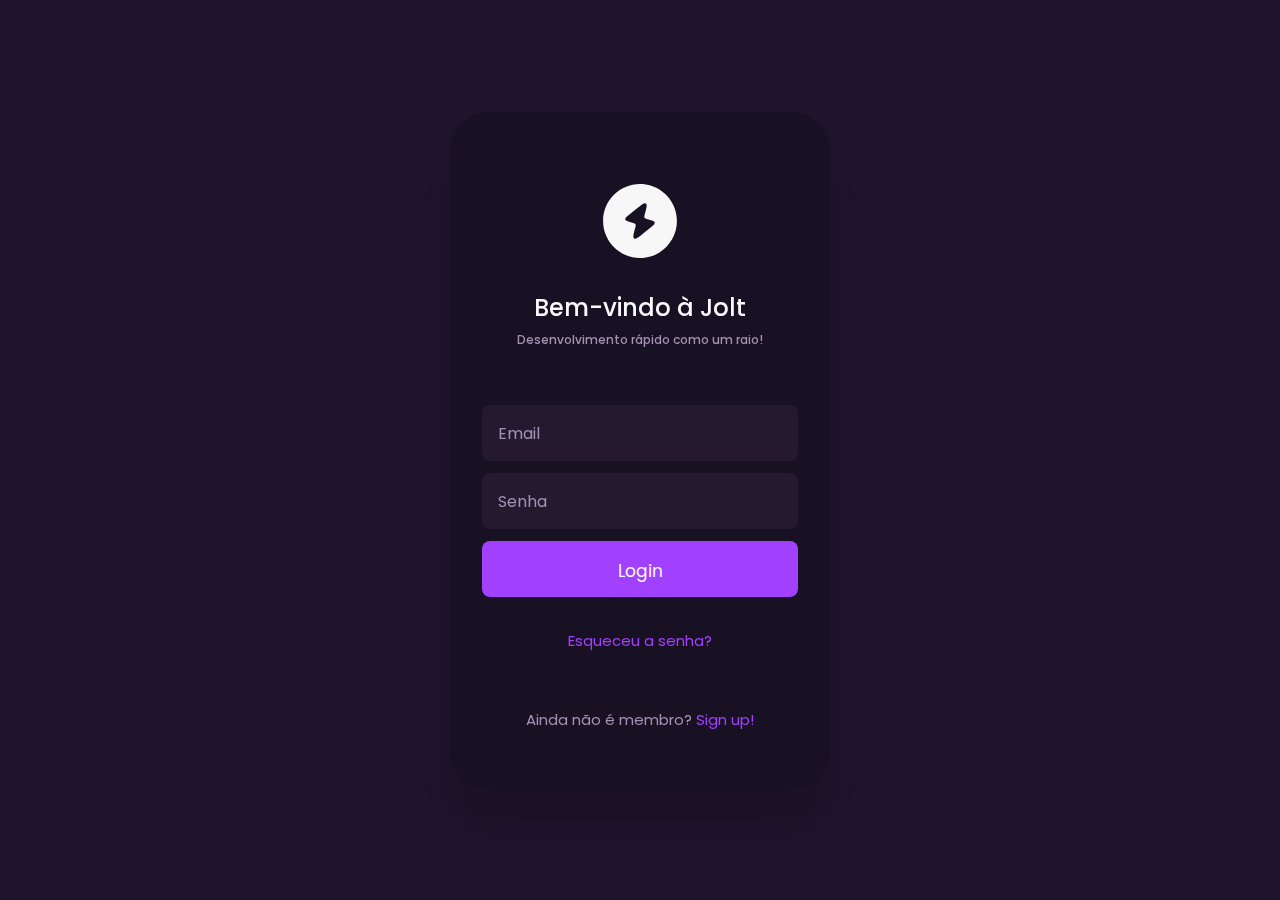
<file: login-1/index.html>
<!DOCTYPE html>
<html lang="en">
  <head>
    <meta charset="UTF-8" />
    <meta http-equiv="X-UA-Compatible" content="IE=edge" />
    <meta name="viewport" content="width=device-width, initial-scale=1.0" />
    <title>Animação Login</title>
    <link
      rel="stylesheet"
      href="https://cdnjs.cloudflare.com/ajax/libs/font-awesome/6.5.1/css/all.min.css"
      integrity="sha512-DTOQO9RWCH3ppGqcWaEA1BIZOC6xxalwEsw9c2QQeAIftl+Vegovlnee1c9QX4TctnWMn13TZye+giMm8e2LwA=="
      crossorigin="anonymous"
      referrerpolicy="no-referrer"
    />
    <link rel="preconnect" href="https://fonts.googleapis.com" />
    <link rel="preconnect" href="https://fonts.gstatic.com" crossorigin />
    <link
      href="https://fonts.googleapis.com/css2?family=Poppins:wght@400;500;600&display=swap"
      rel="stylesheet"
    />
    <link
      rel="stylesheet"
      href="https://fonts.googleapis.com/css2?family=Material+Symbols+Outlined:opsz,wght,FILL,GRAD@24,400,0,0"
    />
    <link rel="stylesheet" href="styles.css" />
  </head>
  <body>
    <div class="background">
      <svg
        version="1.1"
        xmlns="http://www.w3.org/2000/svg"
        xmlns:xlink="http://www.w3.org/1999/xlink"
        x="0px"
        y="0px"
        width="100%"
        height="100%"
        viewBox="0 0 1600 900"
      >
        <defs>
          <path
            id="wave"
            fill="rgba(120, 28, 207, 0.6)"
            d="M-363.852,502.589c0,0,236.988-41.997,505.475,0
      s371.981,38.998,575.971,0s293.985-39.278,505.474,5.859s493.475,48.368,716.963-4.995v560.106H-363.852V502.589z"
          />
        </defs>
        <g>
          <use xlink:href="#wave" opacity=".4">
            <animateTransform
              attributeName="transform"
              attributeType="XML"
              type="translate"
              dur="8s"
              calcMode="spline"
              values="270 230; -334 180; 270 230"
              keyTimes="0; .5; 1"
              keySplines="0.42, 0, 0.58, 1.0;0.42, 0, 0.58, 1.0"
              repeatCount="indefinite"
            />
          </use>
          <use xlink:href="#wave" opacity=".6">
            <animateTransform
              attributeName="transform"
              attributeType="XML"
              type="translate"
              dur="6s"
              calcMode="spline"
              values="-270 230;243 220;-270 230"
              keyTimes="0; .6; 1"
              keySplines="0.42, 0, 0.58, 1.0;0.42, 0, 0.58, 1.0"
              repeatCount="indefinite"
            />
          </use>
          <use xlink:href="#wave" opacty=".9">
            <animateTransform
              attributeName="transform"
              attributeType="XML"
              type="translate"
              dur="4s"
              calcMode="spline"
              values="0 230;-140 200;0 230"
              keyTimes="0; .4; 1"
              keySplines="0.42, 0, 0.58, 1.0;0.42, 0, 0.58, 1.0"
              repeatCount="indefinite"
            />
          </use>
        </g>
      </svg>
    </div>
    <div class="login">
      <img src="logo.svg" />
      <h2>Bem-vindo à Jolt</h2>
      <h3>Desenvolvimento rápido como um raio!
      </h3>
      <form class="form">
        <div class="textbox">
          <input required type="text" />
          <label>Email</label>
        </div>
        <div class="textbox">
          <input required type="password" />
          <label>Senha</label>
        </div>
        <button type="submit">
          <p>Login</p>
          <span class="material-symbols-outlined">arrow_forward</span>
        </button>
      </form>
      <a>Esqueceu a senha?</a>
      <p class="footer">Ainda não é membro? <a>Sign up!</a></p>
    </div>
  </body>
</html>
</file>
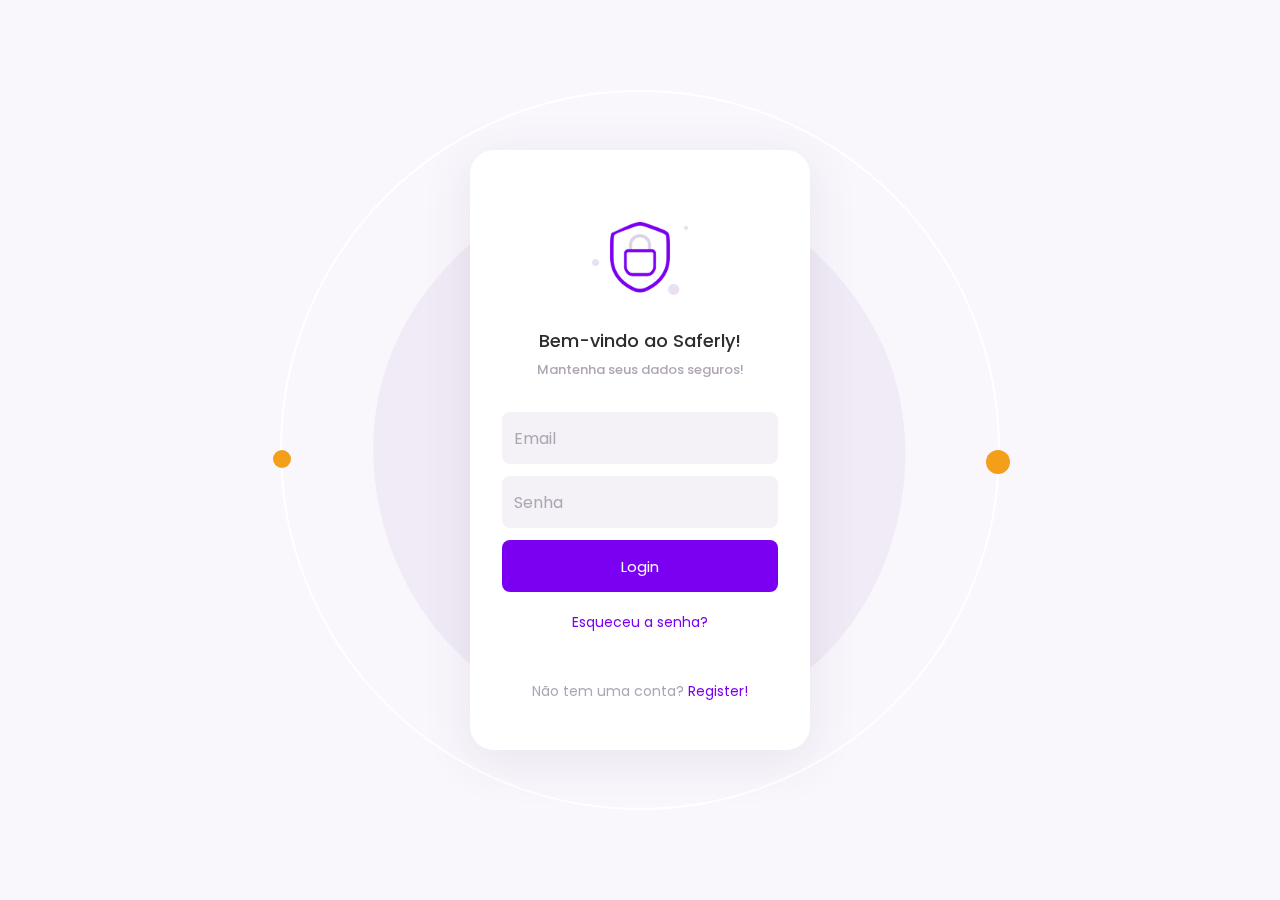
<file: login-2/index.html>
<!DOCTYPE html>
<html lang="en">
  <head>
    <meta charset="UTF-8" />
    <meta http-equiv="X-UA-Compatible" content="IE=edge" />
    <meta name="viewport" content="width=device-width, initial-scale=1.0" />
    <title>Cards</title>
    <link rel="stylesheet" href="styles.css" />
    <link rel="preconnect" href="https://fonts.googleapis.com" />
    <link rel="preconnect" href="https://fonts.gstatic.com" crossorigin />
    <link
      href="https://fonts.googleapis.com/css2?family=Poppins:wght@300;400;500&display=swap"
      rel="stylesheet"
    />
    <link
      rel="stylesheet"
      href="https://fonts.googleapis.com/css2?family=Material+Symbols+Outlined:opsz,wght,FILL,GRAD@24,400,0,0"
    />
  </head>
  <body>
    <img src="blob.svg" class="blob" />
    <div class="orbit"></div>
    <div class="login">
      <img src="logo.png" />
      <h2>Bem-vindo ao Saferly!</h2>
      <h3>Mantenha seus dados seguros!</h3>
      <form class="form">
        <div class="textbox">
          <input required type="text" />
          <label>Email</label>
        </div>
        <div class="textbox">
          <input required type="password" />
          <label>Senha</label>
        </div>
        <button type="submit">Login</button>
      </form>
      <a>Esqueceu a senha?</a>
      <p class="footer">Não tem uma conta? <a>Register!</a></p>
    </div>
  </body>
</html>
</file>
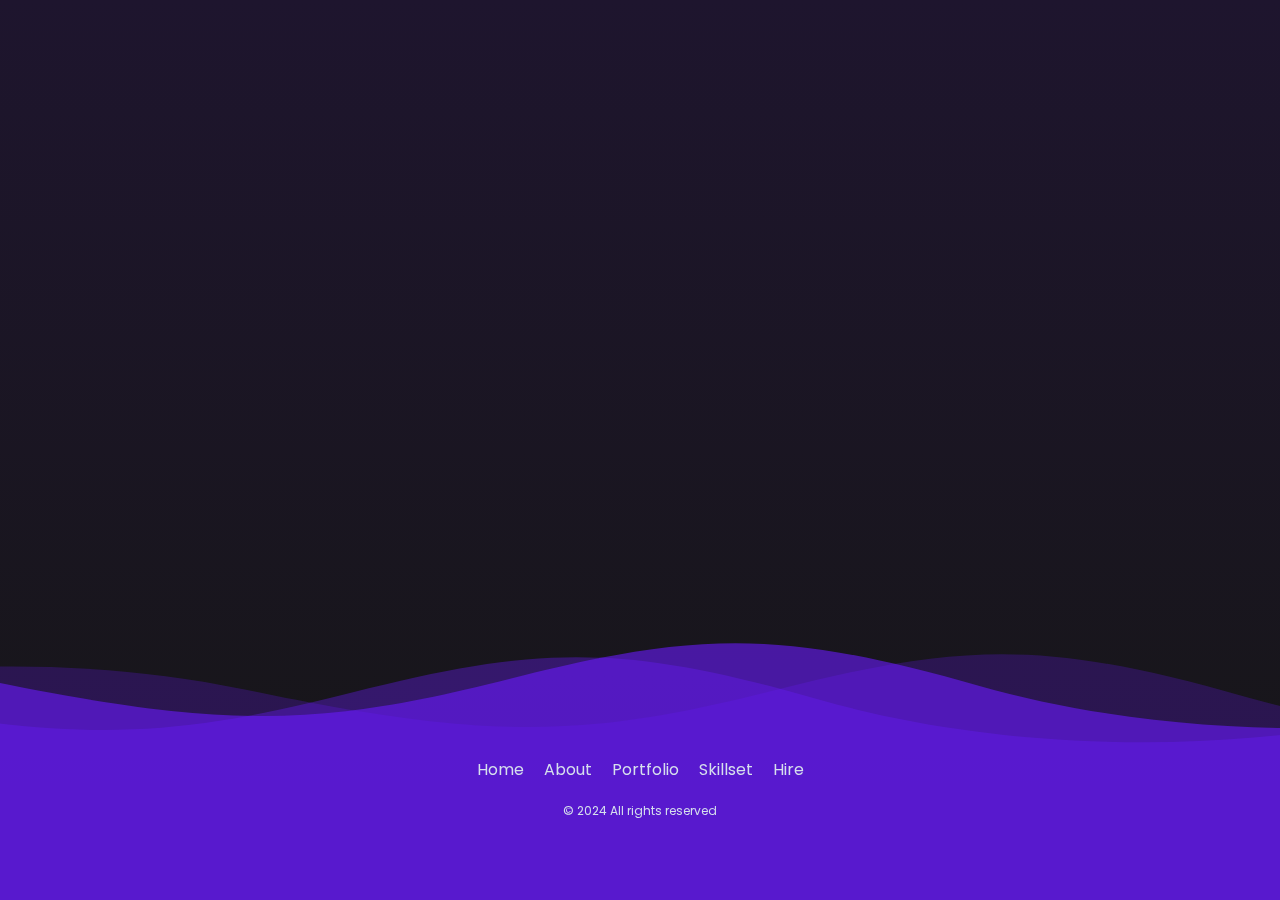
<file: footers/footer-01/index.html>
<!DOCTYPE html>
<html lang="en">
  <head>
    <meta charset="UTF-8" />
    <meta http-equiv="X-UA-Compatible" content="IE=edge" />
    <meta name="viewport" content="width=device-width, initial-scale=1.0" />
    <title>Animation 1</title>
    <link
      rel="stylesheet"
      href="https://cdnjs.cloudflare.com/ajax/libs/font-awesome/6.5.1/css/all.min.css"
      integrity="sha512-DTOQO9RWCH3ppGqcWaEA1BIZOC6xxalwEsw9c2QQeAIftl+Vegovlnee1c9QX4TctnWMn13TZye+giMm8e2LwA=="
      crossorigin="anonymous"
      referrerpolicy="no-referrer"
    />
    <link rel="preconnect" href="https://fonts.googleapis.com" />
    <link rel="preconnect" href="https://fonts.gstatic.com" crossorigin />
    <link
      href="https://fonts.googleapis.com/css2?family=Poppins:wght@400;500;600&display=swap"
      rel="stylesheet"
    />
    <link rel="stylesheet" href="styles.css" />
  </head>
  <body>
    <footer>
      <div class="background">
        <svg
          version="1.1"
          xmlns="http://www.w3.org/2000/svg"
          xmlns:xlink="http://www.w3.org/1999/xlink"
          x="0px"
          y="0px"
          width="100%"
          height="100%"
          viewBox="0 0 1600 900"
        >
          <defs>
            <path
              id="wave"
              fill="rgba(105, 27, 252, 0.6)"
              d="M-363.852,502.589c0,0,236.988-41.997,505.475,0
      s371.981,38.998,575.971,0s293.985-39.278,505.474,5.859s493.475,48.368,716.963-4.995v560.106H-363.852V502.589z"
            />
          </defs>
          <g>
            <use xlink:href="#wave" opacity=".4">
              <animateTransform
                attributeName="transform"
                attributeType="XML"
                type="translate"
                dur="8s"
                calcMode="spline"
                values="270 230; -334 180; 270 230"
                keyTimes="0; .5; 1"
                keySplines="0.42, 0, 0.58, 1.0;0.42, 0, 0.58, 1.0"
                repeatCount="indefinite"
              />
            </use>
            <use xlink:href="#wave" opacity=".6">
              <animateTransform
                attributeName="transform"
                attributeType="XML"
                type="translate"
                dur="6s"
                calcMode="spline"
                values="-270 230;243 220;-270 230"
                keyTimes="0; .6; 1"
                keySplines="0.42, 0, 0.58, 1.0;0.42, 0, 0.58, 1.0"
                repeatCount="indefinite"
              />
            </use>
            <use xlink:href="#wave" opacty=".9">
              <animateTransform
                attributeName="transform"
                attributeType="XML"
                type="translate"
                dur="4s"
                calcMode="spline"
                values="0 230;-140 200;0 230"
                keyTimes="0; .4; 1"
                keySplines="0.42, 0, 0.58, 1.0;0.42, 0, 0.58, 1.0"
                repeatCount="indefinite"
              />
            </use>
          </g>
        </svg>
      </div>
      <section>
        <ul class="socials">
          <li><a class="fa-brands fa-x-twitter"></a></li>
          <li><a class="fa-brands fa-facebook"></a></li>
          <li><a class="fa-brands fa-linkedin"></a></li>
        </ul>
        <ul class="links">
          <li><a>Home</a></li>
          <li><a>About</a></li>
          <li><a>Portfolio</a></li>
          <li><a>Skillset</a></li>
          <li><a>Hire</a></li>
        </ul>
        <p class="legal">© 2024 All rights reserved</p>
      </section>
    </footer>
  </body>
</html>
</file>
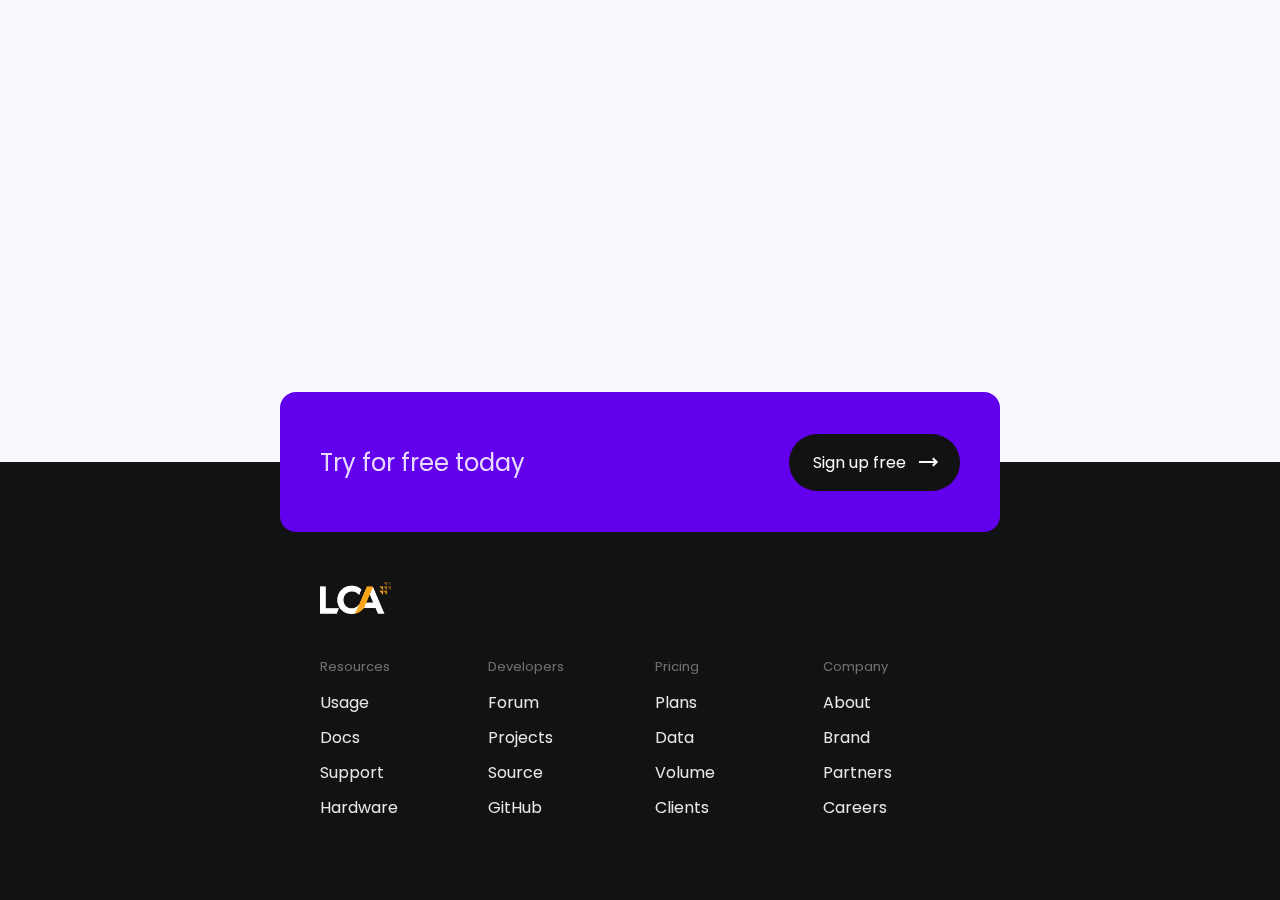
<file: footers/footer-02/index.html>
<!DOCTYPE html>
<html lang="en">
  <head>
    <meta charset="UTF-8" />
    <meta name="viewport" content="width=device-width, initial-scale=1.0" />
    <title>Footers</title>
    <link
      rel="stylesheet"
      href="https://cdnjs.cloudflare.com/ajax/libs/font-awesome/6.4.0/css/all.min.css"
      integrity="sha512-iecdLmaskl7CVkqkXNQ/ZH/XLlvWZOJyj7Yy7tcenmpD1ypASozpmT/E0iPtmFIB46ZmdtAc9eNBvH0H/ZpiBw=="
      crossorigin="anonymous"
      referrerpolicy="no-referrer"
    />
    <link rel="preconnect" href="https://fonts.googleapis.com" />
    <link rel="preconnect" href="https://fonts.gstatic.com" crossorigin />
    <link
      href="https://fonts.googleapis.com/css2?family=Poppins:wght@400;500;600&display=swap"
      rel="stylesheet"
    />
    <link
      rel="stylesheet"
      href="https://fonts.googleapis.com/css2?family=Material+Symbols+Outlined:opsz,wght,FILL,GRAD@24,400,0,0"
    />
    <link rel="stylesheet" href="styles.css" />
  </head>
  <body>
    <footer>
      <div class="container">
        <article>
          <h2>Try for free today</h2>
          <button>
            <p>Sign up free</p>
            <span class="material-symbols-outlined"> trending_flat </span>
          </button>
        </article>
        <section>
          <img src="lca.png" />
          <div class="socials">
            <a class="fa-brands fa-instagram"></a>
            <a class="fa-brands fa-tiktok"></a>
            <a class="fa-brands fa-linkedin"></a>
            <a class="fa-brands fa-twitter"></a>
            <a class="fa-brands fa-pinterest"></a>
          </div>
          <ul>
            <li>
              <h3>Resources</h3>
              <a>Usage</a>
              <a>Docs</a>
              <a>Support</a>
              <a>Hardware</a>
            </li>
            <li>
              <h3>Developers</h3>
              <a>Forum</a>
              <a>Projects</a>
              <a>Source</a>
              <a>GitHub</a>
            </li>
            <li>
              <h3>Pricing</h3>
              <a>Plans</a>
              <a>Data</a>
              <a>Volume</a>
              <a>Clients</a>
            </li>
            <li>
              <h3>Company</h3>
              <a>About</a>
              <a>Brand</a>
              <a>Partners</a>
              <a>Careers</a>
            </li>
          </ul>
        </section>
      </div>
    </footer>
  </body>
</html>
</file>
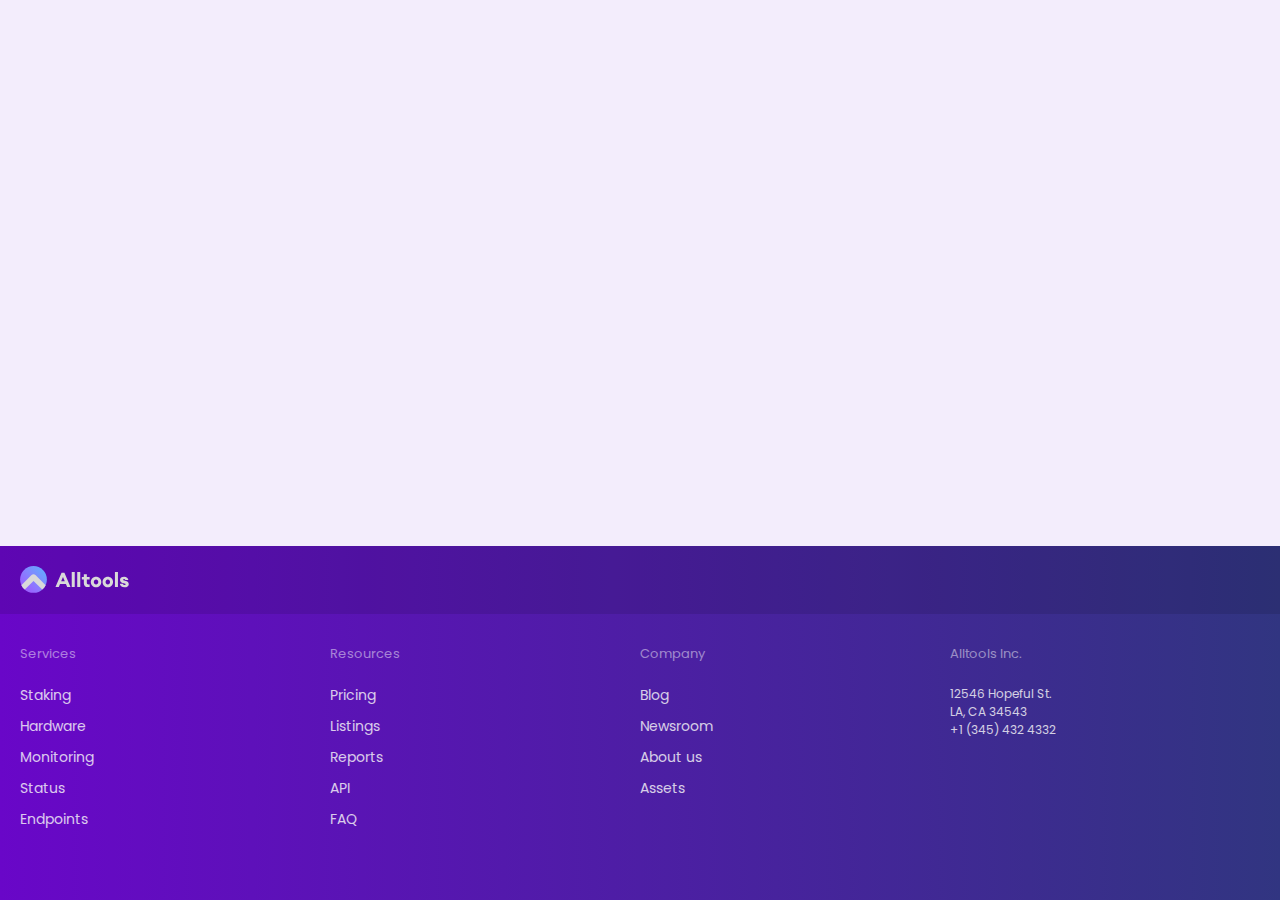
<file: footers/footer-03/index.html>
<!DOCTYPE html>
<html lang="en">
  <head>
    <meta charset="UTF-8" />
    <meta name="viewport" content="width=device-width, initial-scale=1.0" />
    <title>Footers</title>
    <link
      rel="stylesheet"
      href="https://cdnjs.cloudflare.com/ajax/libs/font-awesome/6.6.0/css/all.min.css"
      integrity="sha512-Kc323vGBEqzTmouAECnVceyQqyqdsSiqLQISBL29aUW4U/M7pSPA/gEUZQqv1cwx4OnYxTxve5UMg5GT6L4JJg=="
      crossorigin="anonymous"
      referrerpolicy="no-referrer"
    />
    <link rel="preconnect" href="https://fonts.googleapis.com" />
    <link rel="preconnect" href="https://fonts.gstatic.com" crossorigin />
    <link
      href="https://fonts.googleapis.com/css2?family=Poppins:wght@400;500;600&display=swap"
      rel="stylesheet"
    />
    <link
      rel="stylesheet"
      href="https://fonts.googleapis.com/css2?family=Material+Symbols+Outlined:opsz,wght,FILL,GRAD@24,400,0,0"
    />
    <link rel="stylesheet" href="styles.css" />
  </head>
  <body>
    <footer>
      <img class="logo" src="logo.svg" />
      <div class="socials">
        <a class="fa-brands fa-x-twitter"></a>
        <a class="fa-brands fa-discord"></a>
        <a class="fa-brands fa-telegram"></a>
        <a class="fa-brands fa-linkedin"></a>
        <a class="fa-brands fa-facebook"></a>
      </div>
      <div class="links">
        <ul>
          <li>
            <h2>Services</h2>
          </li>
          <li>
            <a>Staking</a>
          </li>
          <li>
            <a>Hardware</a>
          </li>
          <li>
            <a>Monitoring</a>
          </li>
          <li>
            <a>Status</a>
          </li>
          <li>
            <a>Endpoints</a>
          </li>
        </ul>
        <ul>
          <li>
            <h2>Resources</h2>
          </li>
          <li>
            <a>Pricing</a>
          </li>
          <li>
            <a>Listings</a>
          </li>
          <li>
            <a>Reports</a>
          </li>
          <li>
            <a>API</a>
          </li>
          <li>
            <a>FAQ</a>
          </li>
        </ul>
        <ul>
          <li>
            <h2>Company</h2>
          </li>
          <li>
            <a>Blog</a>
          </li>
          <li>
            <a>Newsroom</a>
          </li>
          <li>
            <a>About us</a>
          </li>
          <li>
            <a>Assets</a>
          </li>
        </ul>
        <ul>
          <li>
            <h2>Alltools Inc.</h2>
          </li>
          <li>
            <address>
              12546 Hopeful St.<br />
              LA, CA 34543<br />
              +1 (345) 432 4332
            </address>
          </li>
        </ul>
      </div>
    </footer>
  </body>
</html>
</file>
<file: login-1/styles.css>
body {
  display: grid;
  place-items: center;
  margin: 0;
  height: 100vh;
  background: #1e142c;
  font-family: "Euclid Circular A", "Poppins";
  color: #f9f8fa;
  overflow: hidden;
}

* {
  box-sizing: border-box;
}

:root {
  --color-primary: #a240ff;
  --color-muted: #a392b3;
}

.background {
  position: fixed;
  z-index: -1;
  top: 70%;
  left: 50%;
  right: 0;
  bottom: -70vh;
  translate: -50% 0;
  width: 150vw;
}

svg {
  position: absolute;
  top: 0;
  left: 0;
  width: 100%;
  height: 100%;
  transform: scaleY(3) scaleX(2.25);
  transform-origin: bottom;
  box-sizing: border-box;
  display: block;
  pointer-events: none;
}

.login {
  position: relative;
  z-index: 2;
  background: rgb(6 5 7 / 25%);
  backdrop-filter: blur(38px);
  box-shadow: 0 40px 30px rgb(0 0 0 / 10%);
  border-radius: 40px;
  padding: 72px 32px 58px;
  width: 380px;
  display: flex;
  flex-direction: column;
  align-items: center;
  justify-content: center;
  text-align: center;
}

.login img {
  width: 74px;
  margin: 0 0 32px;
}

.login :is(h2, h3) {
  font-weight: 500;
}

.login h2 {
  font-size: 24px;
  margin: 0 0 6px;
}

.login h3 {
  color: var(--color-muted);
  font-size: 12px;
  margin: 0 0 56px;
}

.login form {
  display: grid;
  gap: 12px;
  width: 100%;
  margin: 0 0 32px;
}

.login :is(input, button) {
  height: 56px;
  font-family: inherit;
  font-size: 16px;
  padding: 0 16px;
  border: 0;
  border-radius: 8px;
}

.login .textbox {
  position: relative;
}

label,
input {
  transition: 0.3s;
}

.textbox label {
  position: absolute;
  top: 50%;
  left: 16px;
  translate: 0 -50%;
  transform-origin: 0 50%;
  pointer-events: none;
  color: var(--color-muted);
}

.textbox input {
  width: 100%;
  padding-top: 10px;
  background: #251930;
  outline: none;
  color: inherit;
  box-shadow: 0 0 0 2px transparent;
}

.textbox input:focus {
  box-shadow: 0 0 0 2px var(--color-primary);
}

.textbox input:is(:focus, :not(:invalid)) ~ label {
  scale: 0.725;
  translate: 0 -112%;
}

.login button {
  position: relative;
  color: #f9f9f9;
  font-size: 17px;
  background: var(--color-primary);
  cursor: pointer;
}

.login :is(button span, button p) {
  transition: 0.3s;
}

.login button span {
  position: absolute;
  top: 52%;
  left: 50%;
  translate: 10px -50%;
  opacity: 0;
  font-size: 22px;
}

.login button:hover p {
  translate: -10px 0;
}

.login button:hover span {
  opacity: 1;
  translate: 20px -50%;
}

.login a {
  font-size: 15px;
  color: var(--color-primary);
}

.login > p {
  margin: 56px 0 0;
  font-size: 15px;
  color: var(--color-muted);
}
</file>
<file: login-2/styles.css>
* {
  box-sizing: border-box;
}

:root {
  --color-primary: #7b00f1;
  --color-muted: #ada5b4;
}

body {
  display: flex;
  align-items: center;
  justify-content: center;
  margin: 0;
  height: 100vh;
  background: #f9f6fc;
  color: #2e2c2f;
  font-family: "Euclid Circular A", "Poppins";
}

.blob,
.orbit {
  position: fixed;
  z-index: 1;
  top: 50%;
  left: 50%;
  translate: -50% -50%;
}

.blob {
  width: 85vw;
  max-width: 550px;

  aspect-ratio: 1 / 1;
}

@keyframes spin {
  100% {
    rotate: 1turn;
  }
}

.orbit {
  width: 95vw;
  max-width: 720px;
  aspect-ratio: 1 / 1;
  border: 2px solid #ffffff;
  border-radius: 50%;
  animation: spin 50s infinite linear;
}

.orbit::before,
.orbit::after {
  content: "";
  position: absolute;
  width: 24px;
  aspect-ratio: 1 / 1;
  border-radius: inherit;
  background: #f39f1a;
}

.orbit::before {
  top: 50%;
  width: 18px;
  left: -9px;
}

.orbit::after {
  top: 50%;
  right: -12px;
}

.login {
  position: relative;
  z-index: 2;
  background: #ffffff;
  border-radius: 24px;
  padding: 72px 32px 48px;
  width: 340px;
  display: flex;
  flex-direction: column;
  align-items: center;
  justify-content: center;
  text-align: center;
  box-shadow: 0 10px 50px rgb(96 68 121 / 10%);
}

.login img {
  width: 96px;
  margin: 0 0 32px;
}

.login :is(h2, h3) {
  font-weight: 500;
}

.login h2 {
  font-size: 18px;
  margin: 0 0 6px;
}

.login h3 {
  color: var(--color-muted);
  font-size: 13px;
  margin: 0 0 32px;
}

.login form {
  display: grid;
  gap: 12px;
  width: 100%;
  margin: 0 0 20px;
}

.login :is(input, button) {
  height: 52px;
  font-family: inherit;
  font-size: 15px;
  padding: 0 12px;
  border: 0;
  border-radius: 8px;
}

.login .textbox {
  position: relative;
}

label,
input {
  transition: 0.3s;
}

.textbox label {
  position: absolute;
  top: 50%;
  left: 12px;
  translate: 0 -50%;
  transform-origin: 0 50%;
  pointer-events: none;
  color: var(--color-muted);
}

.textbox input {
  width: 100%;
  padding-top: 10px;
  background: #f4f1f7;
  outline: none;
  color: inherit;
  box-shadow: 0 0 0 2px transparent;
}

.textbox input:focus {
  box-shadow: 0 0 0 2px var(--color-primary);
}

.textbox input:is(:focus, :not(:invalid)) ~ label {
  scale: 0.725;
  translate: 0 -112%;
}

.login button {
  color: #f9f9f9;
  background: var(--color-primary);
}

.login a {
  font-size: 14px;
  color: var(--color-primary);
}

.login p {
  margin: 48px 0 0;
  font-size: 14px;
  color: var(--color-muted);
}
</file>
<file: footers/footer-01/styles.css>
body {
  margin: 0;
  background: linear-gradient(#1e152e, #161616);
  font-family: "Euclid Circular A", "Poppins";
  color: #d6dfed;
}

html,
body {
  height: 100%;
}

.background {
  position: absolute;
  z-index: -1;
  top: 0;
  left: 0;
  right: 0;
  bottom: 0;
}

ul {
  display: flex;
  list-style: none;
  padding: 0;
  margin: 0;
}

.socials {
  gap: 20px;
}

.socials a {
  font-size: 24px;
}

.links {
  gap: 10px;
}

.legal {
  font-size: 12px;
  margin: 0;
}

svg {
  position: absolute;
  top: 0;
  left: 0;
  width: 100%;
  height: 100%;
  transform: scaleY(3) scaleX(2.25);
  transform-origin: bottom;
  box-sizing: border-box;
  display: block;
  pointer-events: none;
}

footer {
  position: fixed;
  left: 0;
  bottom: 0;
  display: flex;
  width: 100%;
  height: 370px;
}

section {
  display: flex;
  flex-direction: column;
  justify-content: flex-end;
  gap: 30px;
  padding-bottom: 80px;
  padding-left: 60px;
  width: 100%;
}

@media (width > 420px) {
  section {
    align-items: center;
    padding-left: 0;
    gap: 20px;
  }

  .links {
    gap: 20px;
  }
}
</file>
<file: footers/footer-02/styles.css>
body {
  background: #faf7ff;
  font-family: "Euclid Circular A", "Poppins";
}

* {
  box-sizing: border-box;
}

.container {
  max-width: 800px;
  margin: 0 auto;
}

footer {
  position: fixed;
  left: 0;
  bottom: 0;
  right: 0;
  padding-bottom: 20px;
  background: #121212;
  color: #f9f9f9;
}

footer article {
  display: flex;
  flex-direction: column;
  align-items: center;
  justify-content: space-between;
  margin: -90px auto 10px;
  min-height: 180px;
  width: 70vw;
  padding: 20px 30px 40px;
  border-radius: 16px;
  background: #6200ee;
}

footer article h2 {
  font-size: 22px;
  font-weight: 400;
  text-align: center;
  color: rgb(255 255 255 / 86%);
}

footer article button {
  display: flex;
  align-items: center;
  justify-content: space-between;
  gap: 10px;
  padding: 0 20px 0 24px;
  background: #121212;
  border: 0;
  border-radius: 30px;
  white-space: nowrap;
  color: #f9f9f9;
  font-family: inherit;
  font-size: 16px;
}

footer section {
  padding: 0 80px;
}

footer section {
  position: relative;
  padding-top: 30px;
  margin-bottom: 100px;
}

footer section img {
  display: block;
  height: 32px;
  margin: 0 auto 30px;
}

footer section h3 {
  color: rgb(255 255 255 / 40%);
  font-weight: 400;
  font-size: 13px;
}

footer section ul {
  list-style: none;
  padding: 0;
  margin: 0;
  display: grid;
  gap: 30px;
  grid-template-columns: repeat(2, 1fr);
  place-items: center;
  text-align: center;
}

footer section ul li a {
  display: block;
  margin-bottom: 10px;
  color: rgb(255 255 255 / 90%);
}

.socials {
  position: absolute;
  left: 50%;
  bottom: -60px;
  translate: -50% 0;
  display: flex;
  gap: 24px;
  font-size: 20px;
  color: rgb(255 255 255 / 40%);
}

@media (width > 530px) {
  footer article {
    flex-direction: row;
    align-items: center;
    justify-content: space-between;
    padding: 30px 40px 30px;
    margin: -70px 40px 20px;
    min-height: 140px;
    width: auto;
  }

  footer article h2 {
    font-size: 24px;
  }

  footer section {
    margin-bottom: 50px;
  }

  footer section img {
    margin: 0 0 30px;
  }

  footer section ul {
    grid-template-columns: repeat(4, 1fr);
    padding-right: 0;
    place-items: start;
    text-align: left;
  }

  .socials {
    top: 37px;
    left: 216px;
    bottom: auto;
    font-size: 18px;
    gap: 3vw;
    translate: 0;
    padding-left: 24px;
    border-left: 1px solid rgb(255 255 255 / 20%);
  }
}
</file>
<file: footers/footer-03/styles.css>
body {
  background: #f3edfc;
  font-family: "Euclid Circular A", "Poppins";
}

* {
  box-sizing: border-box;
}

.container {
  max-width: 800px;
  margin: 0 auto;
}

footer {
  position: fixed;
  left: 0;
  bottom: 0;
  right: 0;
  padding: 20px;
  background: linear-gradient(90deg, #6907c8, #313581);
  display: grid;
  place-content: center;
  grid-template-areas:
    "logo socials"
    "links links";
  grid-template-columns: repeat(2, 1fr);
  color: #f9f9f9;
}

footer::after {
  content: "";
  position: absolute;
  z-index: -1;
  top: 0;
  left: 0;
  right: 0;
  height: 68px;
  background: rgb(0 0 0 / 10%);
}

.logo {
  grid-area: logo;
}

.socials {
  grid-area: socials;
  display: flex;
  justify-content: flex-end;
  align-items: center;
  gap: 20px;
  font-size: 18px;
}

.links {
  grid-area: links;
  display: grid;
  grid-template-columns: repeat(4, 1fr);
  padding: 40px 0 50px;
}

.links h2 {
  font-size: 13px;
  font-weight: 400;
  color: rgb(255 255 255 / 60%);
}

.links ul {
  margin: 0;
  padding: 0;
  list-style: none;
  display: flex;
  flex-direction: column;
  gap: 10px;
  opacity: 0.8;
  font-size: 14px;
}

.links address {
  font-style: normal;
  line-height: 1.5;
  font-size: 12px;
}

@media (width < 500px) {
  .links {
    grid-template-columns: repeat(2, 1fr);
    gap: 20px 0;
    padding: 40px 0 30px;
  }
}

@media (width < 360px) {
  footer {
    grid-template-areas: "logo" "links" "socials";
    grid-template-columns: 1fr;
  }

  .socials {
    justify-content: flex-start;
    padding-bottom: 20px;
  }
}
</file>
